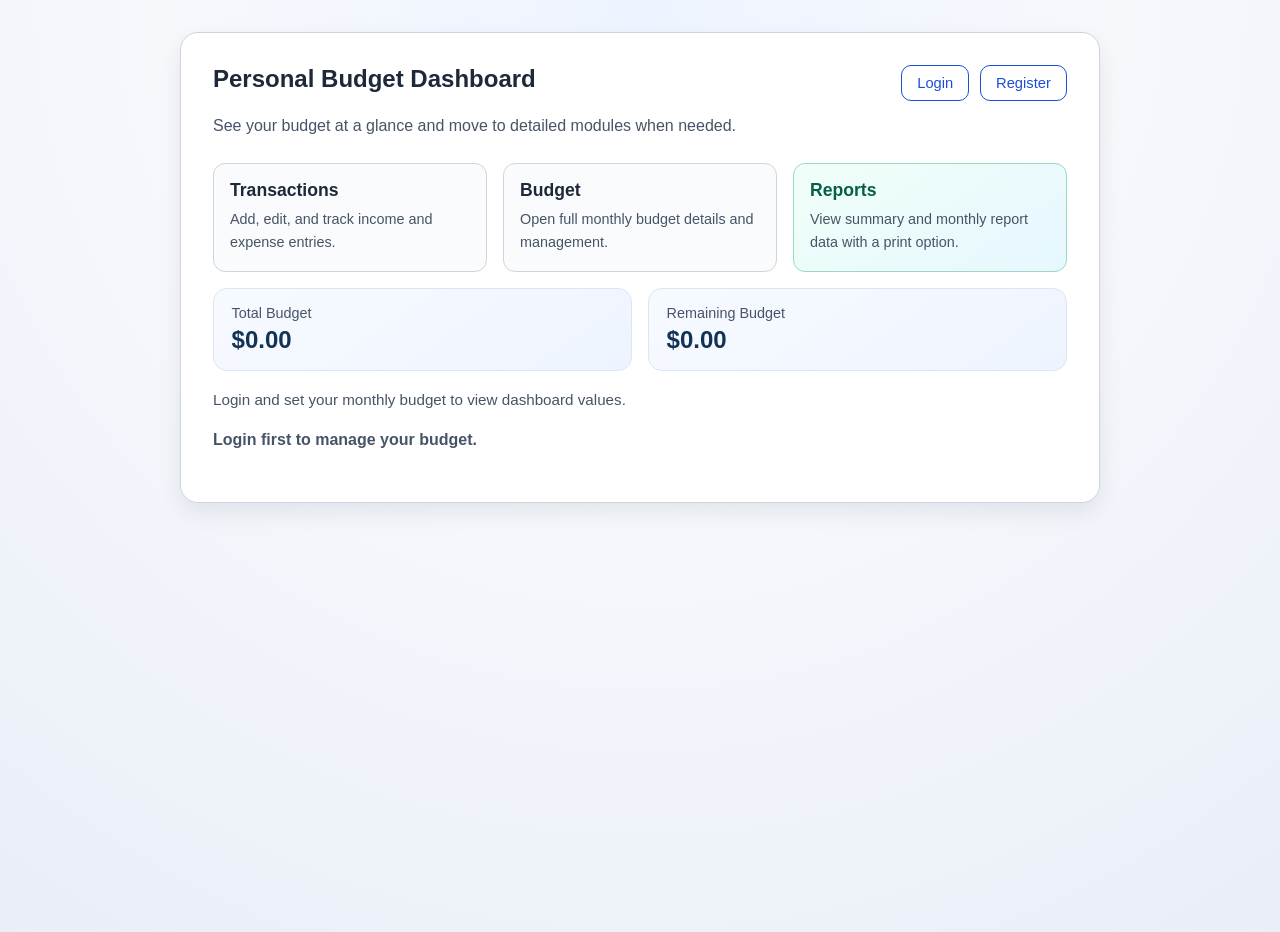
<file: src/main/resources/static/index.html>
<!DOCTYPE html>
<html lang="en">
<head>
    <meta charset="UTF-8">
    <meta name="viewport" content="width=device-width, initial-scale=1.0">
    <title>Dashboard | Personal Budget Manager</title>
    <link rel="stylesheet" href="css/style.css">
</head>
<body>
    <section class="dashboard">
        <header class="page-header">
            <div>
                <h1>Personal Budget Dashboard</h1>
                <p class="subtitle">See your budget at a glance and move to detailed modules when needed.</p>
            </div>
            <div class="header-actions">
                <div class="user-badge" id="userInfo" style="display: none;">
                    <span id="userName">User</span>
                    <small id="userId"></small>
                </div>
                <a href="login.html" class="secondary" id="loginLink" style="display: none;">Login</a>
                <a href="register.html" class="secondary" id="registerLink" style="display: none;">Register</a>
                <button id="logoutBtn" type="button" style="display: none;">Logout</button>
            </div>
        </header>

        <section class="modules-grid" aria-label="Modules">
            <a href="transactions.html" class="module-card">
                <h3>Transactions</h3>
                <p>Add, edit, and track income and expense entries.</p>
            </a>
            <a href="budget.html" class="module-card">
                <h3>Budget</h3>
                <p>Open full monthly budget details and management.</p>
            </a>
            <a href="report.html" class="module-card report-module">
                <h3>Reports</h3>
                <p>View summary and monthly report data with a print option.</p>
            </a>
        </section>

        <section class="dashboard-summary" aria-label="Budget Summary">
            <article class="summary-tile total">
                <span>Total Budget</span>
                <strong id="totalBudgetValue">$0.00</strong>
            </article>
            <article class="summary-tile remaining" id="remainingBudgetCard">
                <span>Remaining Budget</span>
                <strong id="remainingBudgetValue">$0.00</strong>
            </article>
        </section>

        <p id="budgetAlertText" class="budget-status">Login and set your monthly budget to view dashboard values.</p>
        <p id="budgetMessage" class="budget-alert" role="status" aria-live="polite"></p>
    </section>

    <script src="js/api.js" defer></script>
    <script src="js/dashboard.js" defer></script>
    <script src="js/budget.js" defer></script>
</body>
</html>
</file>
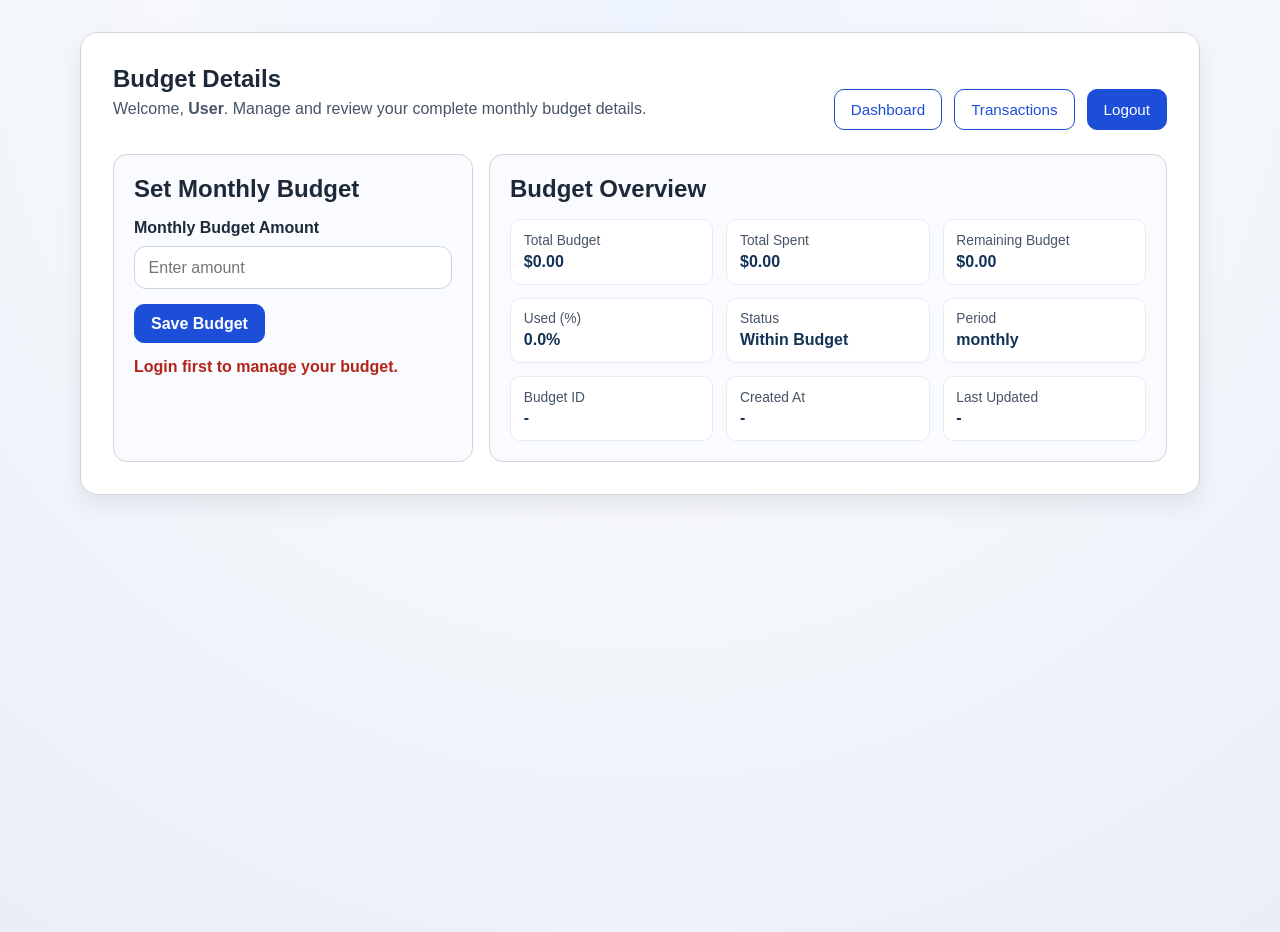
<file: src/main/resources/static/budget.html>
<!DOCTYPE html>
<html lang="en">
<head>
    <meta charset="UTF-8">
    <meta name="viewport" content="width=device-width, initial-scale=1.0">
    <title>Budget Details | Personal Budget Manager</title>
    <link rel="stylesheet" href="css/style.css">
    <link rel="stylesheet" href="css/budget.css">
</head>
<body>
    <section class="budget-page" id="budgetModulePage">
        <header class="budget-page-header">
            <div>
                <h1>Budget Details</h1>
                <p>Welcome, <strong id="budgetUserName">User</strong>. Manage and review your complete monthly budget details.</p>
            </div>
            <div class="actions">
                <a href="index.html" class="secondary">Dashboard</a>
                <a href="transactions.html" class="secondary">Transactions</a>
                <button id="logoutBtn" type="button">Logout</button>
            </div>
        </header>

        <section class="budget-layout">
            <article class="budget-form-card">
                <h2>Set Monthly Budget</h2>
                <form id="budgetForm" class="budget-grid" novalidate>
                    <div class="budget-row">
                        <label for="budgetAmount">Monthly Budget Amount</label>
                        <input id="budgetAmount" type="number" min="0.01" step="0.01" placeholder="Enter amount">
                    </div>
                    <div class="budget-actions">
                        <button type="submit">Save Budget</button>
                    </div>
                </form>
                <p id="budgetMessage" class="budget-alert" role="status" aria-live="polite"></p>
            </article>

            <article class="budget-details-card">
                <h2>Budget Overview</h2>
                <div class="budget-details-grid">
                    <div class="detail-item">
                        <span>Total Budget</span>
                        <strong id="totalBudgetDetail">$0.00</strong>
                    </div>
                    <div class="detail-item">
                        <span>Total Spent</span>
                        <strong id="totalSpentDetail">$0.00</strong>
                    </div>
                    <div class="detail-item">
                        <span>Remaining Budget</span>
                        <strong id="remainingBudgetDetail">$0.00</strong>
                    </div>
                    <div class="detail-item">
                        <span>Used (%)</span>
                        <strong id="percentageUsedDetail">0.0%</strong>
                    </div>
                    <div class="detail-item">
                        <span>Status</span>
                        <strong id="budgetStatusDetail">Within Budget</strong>
                    </div>
                    <div class="detail-item">
                        <span>Period</span>
                        <strong id="budgetPeriod">monthly</strong>
                    </div>
                    <div class="detail-item">
                        <span>Budget ID</span>
                        <strong id="budgetId">-</strong>
                    </div>
                    <div class="detail-item">
                        <span>Created At</span>
                        <strong id="budgetCreatedDetail">-</strong>
                    </div>
                    <div class="detail-item">
                        <span>Last Updated</span>
                        <strong id="budgetUpdatedDetail">-</strong>
                    </div>
                </div>
            </article>
        </section>
    </section>

    <script src="js/api.js" defer></script>
    <script src="js/budget.js" defer></script>
</body>
</html>
</file>
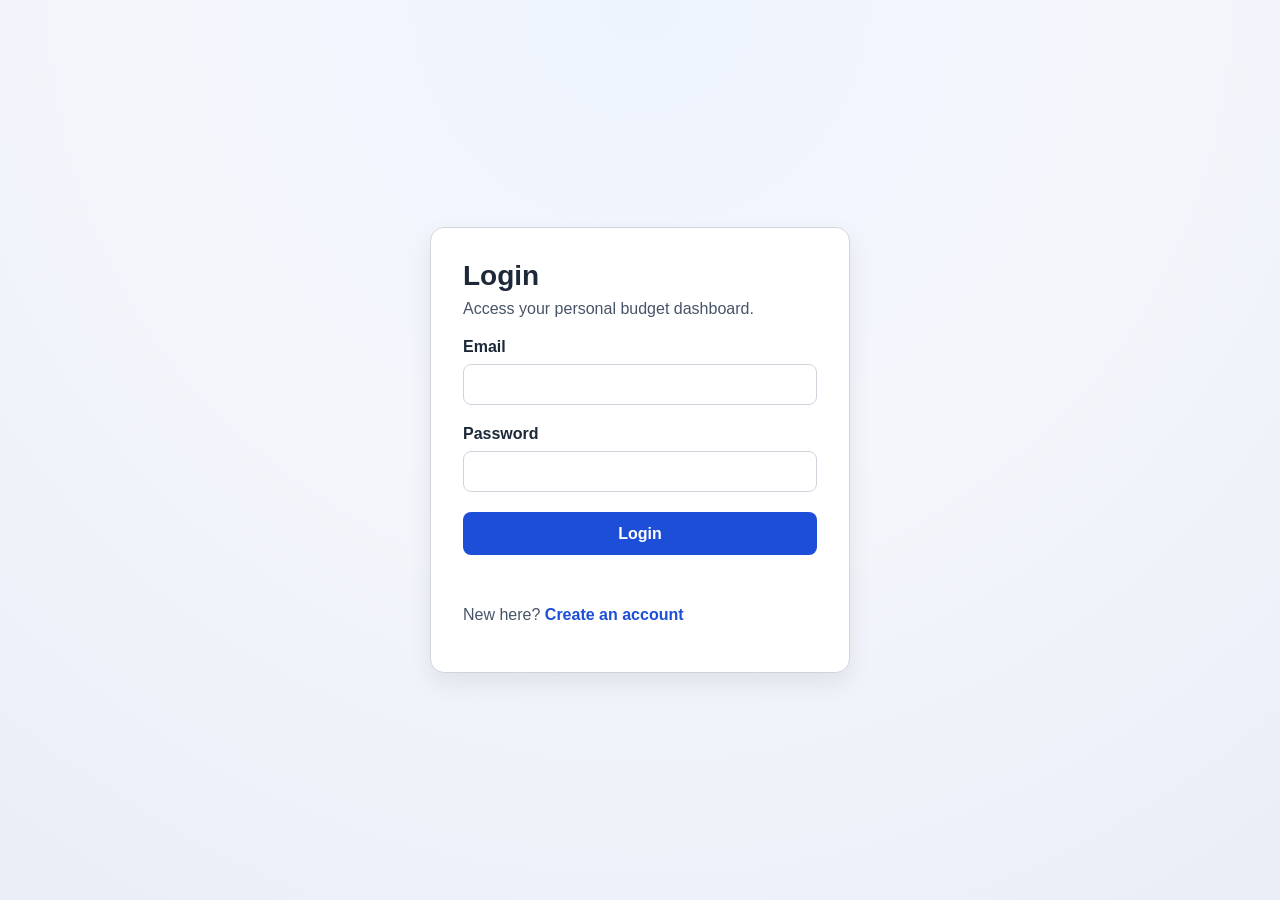
<file: src/main/resources/static/login.html>
<!DOCTYPE html>
<html lang="en">
<head>
    <meta charset="UTF-8">
    <meta name="viewport" content="width=device-width, initial-scale=1.0">
    <title>Login | Personal Budget Manager</title>
    <link rel="stylesheet" href="css/auth.css">
</head>
<body>
    <main class="auth-page">
        <section class="auth-card" aria-labelledby="login-title">
            <h1 id="login-title">Login</h1>
            <p class="auth-subtitle">Access your personal budget dashboard.</p>

            <form id="loginForm" novalidate>
                <label for="email">Email</label>
                <input id="email" name="email" type="email" autocomplete="email" required>

                <label for="password">Password</label>
                <input id="password" name="password" type="password" autocomplete="current-password" required>

                <button type="submit">Login</button>
            </form>

            <p id="loginMessage" class="form-message" role="alert" aria-live="polite"></p>

            <p class="auth-link-row">
                New here? <a href="register.html">Create an account</a>
            </p>
        </section>
    </main>

    <script src="js/api.js" defer></script>
    <script src="js/user.js" defer></script>
</body>
</html>
</file>
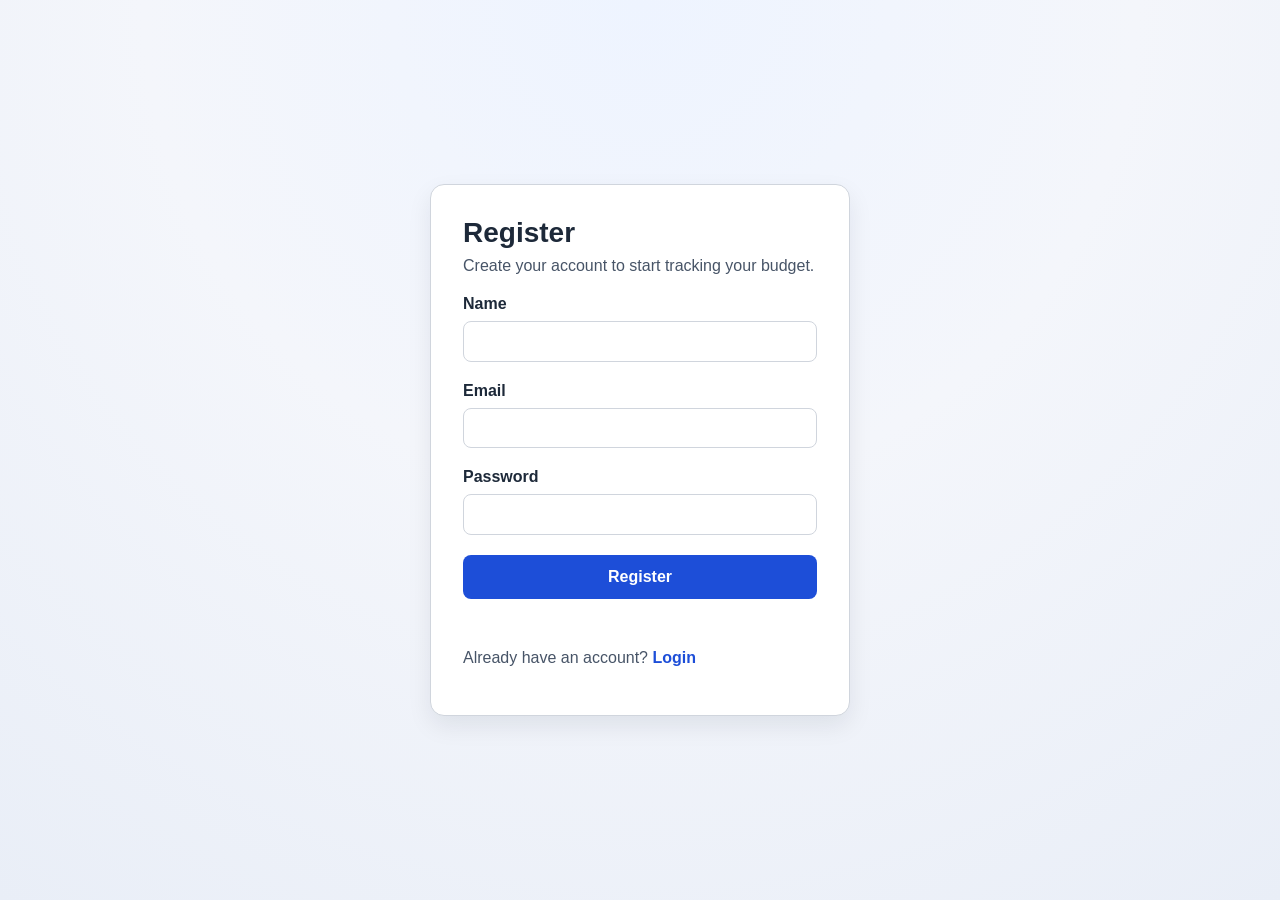
<file: src/main/resources/static/register.html>
<!DOCTYPE html>
<html lang="en">
<head>
    <meta charset="UTF-8">
    <meta name="viewport" content="width=device-width, initial-scale=1.0">
    <title>Register | Personal Budget Manager</title>
    <link rel="stylesheet" href="css/auth.css">
</head>
<body>
    <main class="auth-page">
        <section class="auth-card" aria-labelledby="register-title">
            <h1 id="register-title">Register</h1>
            <p class="auth-subtitle">Create your account to start tracking your budget.</p>

            <form id="registerForm" novalidate>
                <label for="name">Name</label>
                <input id="name" name="name" type="text" autocomplete="name" required>

                <label for="email">Email</label>
                <input id="email" name="email" type="email" autocomplete="email" required>

                <label for="password">Password</label>
                <input id="password" name="password" type="password" autocomplete="new-password" required>

                <button type="submit">Register</button>
            </form>

            <p id="registerMessage" class="form-message" role="alert" aria-live="polite"></p>

            <p class="auth-link-row">
                Already have an account? <a href="login.html">Login</a>
            </p>
        </section>
    </main>

    <script src="js/api.js" defer></script>
    <script src="js/user.js" defer></script>
</body>
</html>
</file>
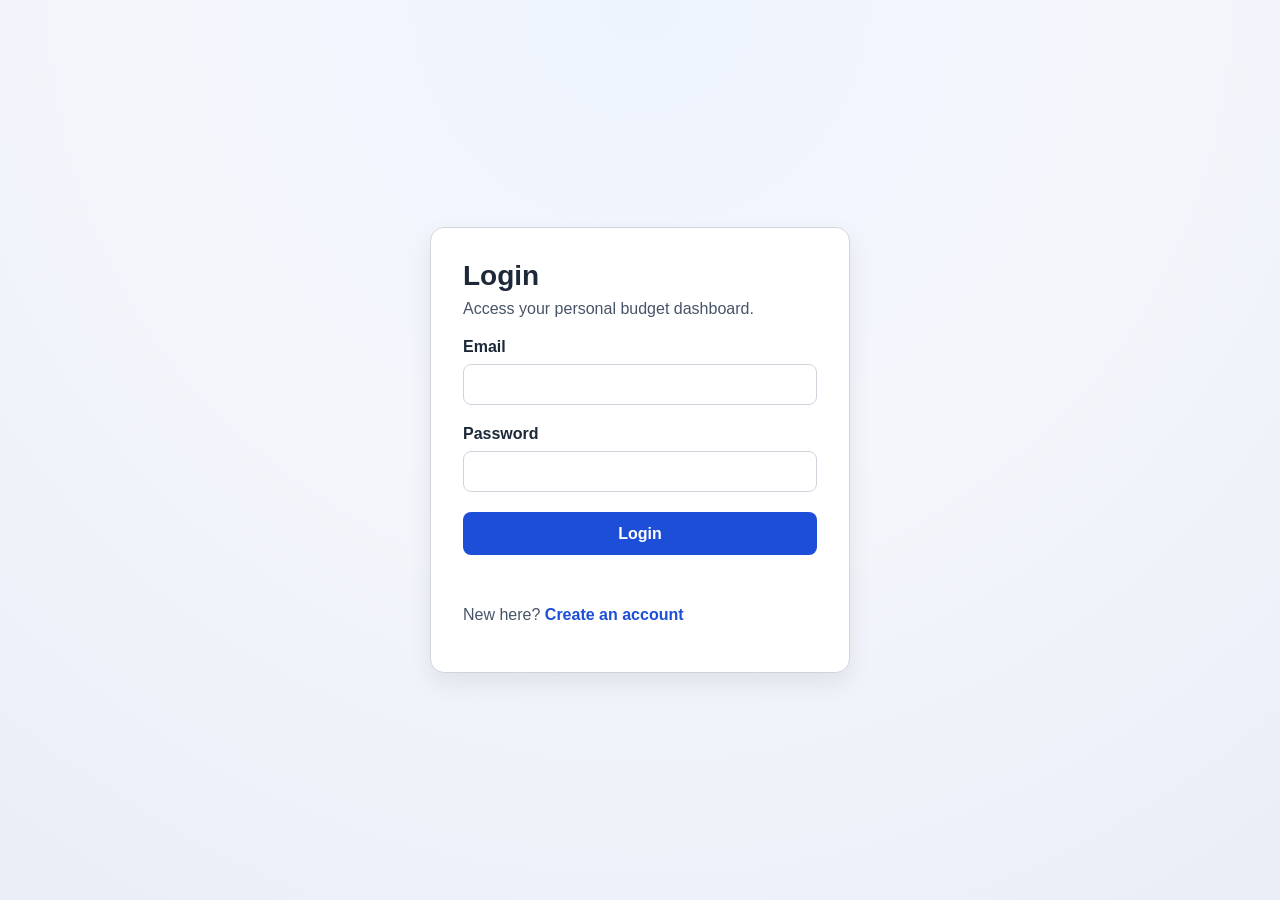
<file: src/main/resources/static/report.html>
<!DOCTYPE html>
<html lang="en">
<head>
    <meta charset="UTF-8">
    <meta name="viewport" content="width=device-width, initial-scale=1.0">
    <title>Reports | Personal Budget Manager</title>
    <link rel="stylesheet" href="css/style.css">
    <link rel="stylesheet" href="css/report.css">
</head>
<body>
    <section class="report-page">
        <header class="report-header">
            <div>
                <h1>Financial Reports</h1>
                <p class="subtitle">Review your summary, monthly numbers, and category distribution.</p>
            </div>
            <div class="actions">
                <a href="index.html" class="secondary">Dashboard</a>
                <a href="transactions.html" class="secondary">Transactions</a>
                <button id="printReportBtn" type="button">Print Report</button>
                <button id="logoutBtn" type="button">Logout</button>
            </div>
        </header>

        <p id="reportMessage" class="budget-alert" role="status" aria-live="polite"></p>

        <section class="report-cards" aria-label="Summary values">
            <article class="report-card income">
                <span>Total Income</span>
                <strong id="totalIncomeValue">$0.00</strong>
            </article>
            <article class="report-card expense">
                <span>Total Expense</span>
                <strong id="totalExpenseValue">$0.00</strong>
            </article>
            <article class="report-card balance">
                <span>Balance</span>
                <strong id="balanceValue">$0.00</strong>
            </article>
            <article class="report-card transactions">
                <span>Transactions This Month</span>
                <strong id="transactionCountValue">0</strong>
            </article>
        </section>

        <section class="report-grid">
            <article class="report-panel">
                <h2>Monthly Report</h2>
                <div class="kv-list">
                    <div class="kv-item"><span>Month</span><strong id="monthValue">-</strong></div>
                    <div class="kv-item"><span>Year</span><strong id="yearValue">-</strong></div>
                    <div class="kv-item"><span>Income</span><strong id="monthlyIncomeValue">$0.00</strong></div>
                    <div class="kv-item"><span>Expense</span><strong id="monthlyExpenseValue">$0.00</strong></div>
                </div>
            </article>

            <article class="report-panel">
                <h2>Category Report</h2>
                <div class="table-wrapper">
                    <table class="report-table" id="categoryTable">
                        <thead>
                            <tr>
                                <th>Category</th>
                                <th>Total</th>
                            </tr>
                        </thead>
                        <tbody>
                            <tr><td colspan="2">No category data available.</td></tr>
                        </tbody>
                    </table>
                </div>
            </article>
        </section>

        <section class="report-panel recent-panel">
            <h2>Recent Transactions</h2>
            <div class="table-wrapper">
                <table class="report-table" id="recentTransactionsTable">
                    <thead>
                        <tr>
                            <th>Date</th>
                            <th>Type</th>
                            <th>Category</th>
                            <th>Amount</th>
                            <th>Description</th>
                        </tr>
                    </thead>
                    <tbody>
                        <tr><td colspan="5">No recent transactions found.</td></tr>
                    </tbody>
                </table>
            </div>
        </section>
    </section>

    <script src="js/api.js" defer></script>
    <script src="js/report.js" defer></script>
</body>
</html>
</file>
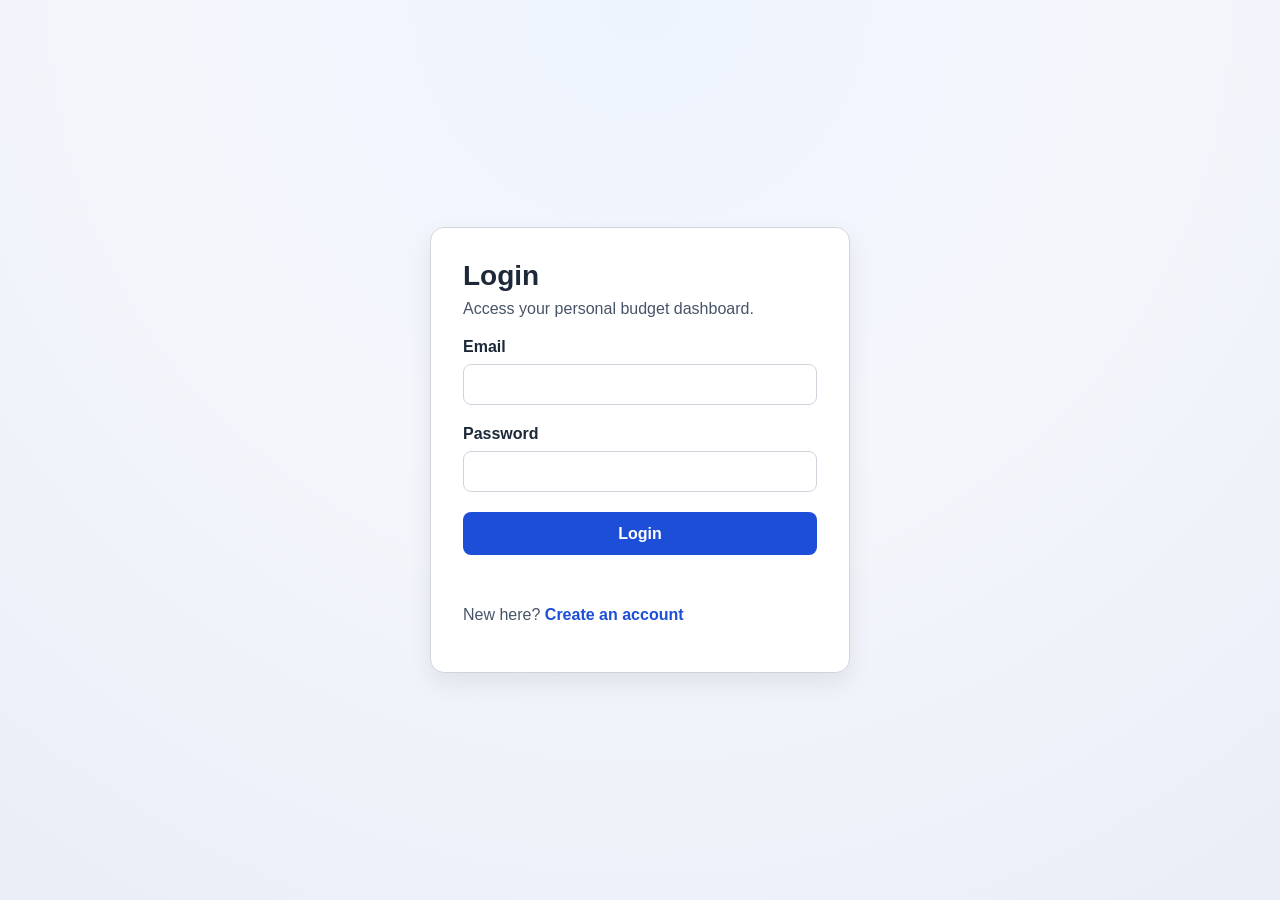
<file: src/main/resources/static/transactions.html>
<!DOCTYPE html>
<html lang="en">
<head>
    <meta charset="UTF-8">
    <meta name="viewport" content="width=device-width, initial-scale=1.0">
    <title>Transactions | Personal Budget Manager</title>
    <link rel="stylesheet" href="css/transactions.css">
</head>
<body>
    <div class="transactions-page">
        <section class="transactions-container">
            <header class="page-header">
                <h1>Manage Transactions</h1>
                <nav class="breadcrumb">
                    <a href="index.html">Dashboard</a> / <span>Transactions</span>
                </nav>
                <div class="display-controls" style="margin-top: 1rem;">
                    <a href="budget.html" class="btn btn-secondary">Budget Details</a>
                    <button id="logoutBtn" type="button" class="btn btn-primary">Logout</button>
                </div>
            </header>

            <!-- Add Transaction Form Section -->
            <section class="form-section">
                <h2>Add New Transaction</h2>
                <form id="transactionForm" class="transaction-form">
                    <div class="form-group">
                        <label for="type">Type <span class="required">*</span></label>
                        <select id="type" required>
                            <option value="">Select Type</option>
                            <option value="INCOME">Income</option>
                            <option value="EXPENSE">Expense</option>
                        </select>
                    </div>

                    <div class="form-group">
                        <label for="category">Category <span class="required">*</span></label>
                        <select id="category" required>
                            <option value="">Select Category</option>
                        </select>
                    </div>

                    <div class="form-group">
                        <label for="amount">Amount <span class="required">*</span></label>
                        <input 
                            type="number" 
                            id="amount" 
                            placeholder="0.00" 
                            step="0.01" 
                            min="0" 
                            required
                        >
                    </div>

                    <div class="form-group">
                        <label for="date">Date <span class="required">*</span></label>
                        <input 
                            type="date" 
                            id="date" 
                            required
                        >
                    </div>

                    <div class="form-group">
                        <label for="description">Description</label>
                        <textarea 
                            id="description" 
                            placeholder="Optional: Add notes about this transaction"
                            rows="3"
                        ></textarea>
                    </div>

                    <div class="form-message" id="transactionMessage"></div>

                    <button type="submit" class="btn btn-primary">Add Transaction</button>
                    <button type="button" class="btn btn-secondary" onclick="resetTransactionForm()">Clear</button>
                </form>
            </section>

            <!-- Transactions Display Section -->
            <section class="display-section">
                <div class="display-header">
                    <h2>Your Transactions</h2>
                    <div class="display-controls">
                        <select id="filterType" class="filter-select">
                            <option value="">All Types</option>
                            <option value="INCOME">Income Only</option>
                            <option value="EXPENSE">Expense Only</option>
                        </select>
                        <button class="btn btn-small" onclick="refreshTransactions()">Refresh</button>
                    </div>
                </div>

                <div class="table-wrapper">
                    <table class="transactions-table" id="transactionsTable">
                        <thead>
                            <tr>
                                <th>Date</th>
                                <th>Type</th>
                                <th>Category</th>
                                <th>Amount</th>
                                <th>Description</th>
                                <th>Actions</th>
                            </tr>
                        </thead>
                        <tbody id="transactionsBody">
                            <tr class="empty-row">
                                <td colspan="6">Loading transactions...</td>
                            </tr>
                        </tbody>
                    </table>
                </div>

                <div class="summary-section" id="summarySection" style="display: none;">
                    <div class="summary-card">
                        <h3>Total Income</h3>
                        <p class="summary-value income" id="totalIncome">$0.00</p>
                    </div>
                    <div class="summary-card">
                        <h3>Total Expenses</h3>
                        <p class="summary-value expense" id="totalExpenses">$0.00</p>
                    </div>
                    <div class="summary-card">
                        <h3>Net Balance</h3>
                        <p class="summary-value balance" id="netBalance">$0.00</p>
                    </div>
                </div>
            </section>

            <footer class="page-footer">
                <a href="index.html" class="btn btn-secondary">Back to Dashboard</a>
            </footer>
        </section>
    </div>

    <!-- Scripts -->
    <script src="js/api.js"></script>
    <script src="js/transaction.js"></script>
</body>
</html>
</file>
<file: src/main/resources/static/css/style.css>
:root {
    --bg: #f6f8fc;
    --card-bg: #ffffff;
    --text: #1d2939;
    --muted: #475467;
    --primary: #1d4ed8;
    --primary-hover: #1e40af;
    --border: #d0d5dd;
    --success: #047857;
    --error: #b42318;
    --shadow: 0 10px 25px rgba(16, 24, 40, 0.08);
}

* {
    box-sizing: border-box;
}

body {
    margin: 0;
    min-height: 100vh;
    color: var(--text);
    font-family: "Segoe UI", Tahoma, Geneva, Verdana, sans-serif;
    background: radial-gradient(circle at top, #eef4ff 0%, var(--bg) 42%, #e9eef7 100%);
}

.dashboard {
    width: min(92vw, 920px);
    margin: 2rem auto;
    background: var(--card-bg);
    border: 1px solid var(--border);
    border-radius: 18px;
    padding: 2rem;
    box-shadow: var(--shadow);
}

.dashboard h1 {
    margin-top: 0;
}

.dashboard p {
    color: var(--muted);
    line-height: 1.65;
}

.page-header {
    display: flex;
    justify-content: space-between;
    gap: 1rem;
    align-items: flex-start;
    flex-wrap: wrap;
    margin-bottom: 1.5rem;
}

.subtitle {
    margin: 0.6rem 0 0;
}

.header-actions {
    display: flex;
    align-items: center;
    gap: 0.65rem;
    flex-wrap: wrap;
}

.header-actions a,
.header-actions button {
    border: 1px solid var(--primary);
    background: var(--primary);
    color: #ffffff;
    text-decoration: none;
    padding: 0.55rem 0.95rem;
    border-radius: 10px;
    cursor: pointer;
    font-size: 0.92rem;
}

.header-actions a.secondary {
    background: #ffffff;
    color: var(--primary);
}

.user-badge {
    border: 1px solid #d8e1ef;
    background: #f7fafe;
    padding: 0.65rem 0.85rem;
    border-radius: 12px;
    display: flex;
    flex-direction: column;
    gap: 0.2rem;
}

.user-badge span {
    font-weight: 600;
}

.user-badge small {
    color: var(--muted);
}

.dashboard-summary {
    display: grid;
    grid-template-columns: repeat(auto-fit, minmax(220px, 1fr));
    gap: 1rem;
    margin-bottom: 1rem;
}

.modules-grid {
    display: grid;
    grid-template-columns: repeat(auto-fit, minmax(220px, 1fr));
    gap: 1rem;
    margin-bottom: 1rem;
}

.module-card {
    border: 1px solid #d0d5dd;
    border-radius: 12px;
    padding: 1rem;
    background: #fafbfc;
    text-decoration: none;
    color: inherit;
    transition: all 0.2s ease;
}

.module-card:hover {
    background: #f0f4f8;
    border-color: var(--primary);
    box-shadow: 0 4px 12px rgba(16, 24, 40, 0.08);
    transform: translateY(-2px);
}

.module-card h3 {
    margin: 0 0 0.4rem;
    font-size: 1.1rem;
    color: #1d2939;
}

.module-card p {
    margin: 0;
    font-size: 0.9rem;
}

.module-card.report-module {
    background: linear-gradient(145deg, #f0fff8, #e6f7ff);
    border-color: #9ad9bd;
}

.module-card.report-module h3 {
    color: #065f46;
}

.module-card.report-module:hover {
    border-color: #0f766e;
    box-shadow: 0 6px 16px rgba(15, 118, 110, 0.16);
}

.summary-tile {
    border: 1px solid #dbe5f3;
    border-radius: 14px;
    background: linear-gradient(145deg, #f7faff, #eef4ff);
    padding: 1rem 1.1rem;
    display: flex;
    flex-direction: column;
    gap: 0.3rem;
}

.summary-tile span {
    color: var(--muted);
    font-size: 0.9rem;
}

.summary-tile strong {
    font-size: 1.5rem;
    color: #123356;
}

.summary-tile.remaining.exceeded strong {
    color: var(--error);
}

.actions {
    display: flex;
    flex-wrap: wrap;
    gap: 0.75rem;
    margin-top: 1.5rem;
}

.actions a,
.actions button {
    border: 1px solid var(--primary);
    background: var(--primary);
    color: #ffffff;
    text-decoration: none;
    padding: 0.7rem 1rem;
    border-radius: 10px;
    cursor: pointer;
    font-size: 0.95rem;
    transition: transform 0.2s ease, box-shadow 0.2s ease, background-color 0.2s ease;
}

.actions a:hover,
.actions button:hover {
    transform: translateY(-1px);
    box-shadow: 0 6px 14px rgba(29, 78, 216, 0.18);
}

.actions a.secondary {
    background: #ffffff;
    color: var(--primary);
}

.budget-card {
    margin-top: 1.75rem;
    border: 1px solid var(--border);
    border-radius: 16px;
    background: #ffffff;
    padding: 1.75rem;
}

.budget-card h2 {
    margin: 0;
    font-size: 1.35rem;
}

.budget-card p {
    margin: 0.75rem 0 1.35rem;
    color: var(--muted);
}

.budget-grid {
    display: grid;
    gap: 1rem;
}

.budget-row {
    display: grid;
    gap: 0.75rem;
}

.budget-row label {
    font-weight: 600;
}

.budget-row input {
    width: 100%;
    padding: 0.85rem 0.95rem;
    border: 1px solid var(--border);
    border-radius: 12px;
    font: inherit;
}

.budget-row input:focus {
    outline: 2px solid #dbeafe;
    border-color: #93c5fd;
}

.budget-actions {
    display: flex;
    flex-wrap: wrap;
    gap: 0.75rem;
    align-items: center;
}

.budget-summary {
    display: grid;
    gap: 0.75rem;
    margin-top: 1.35rem;
}

.summary-item {
    display: flex;
    justify-content: space-between;
    gap: 1rem;
    padding: 1rem;
    border-radius: 14px;
    border: 1px solid #eef2ff;
    background: #f8fbff;
}

.summary-item strong {
    color: var(--primary);
}

.summary-item .value {
    font-weight: 700;
}

.summary-item.remaining .value {
    color: #0f766e;
}

.summary-item.remaining.exceeded .value {
    color: var(--error);
}

.budget-alert {
    color: var(--error);
    font-weight: 600;
    margin-top: 0.5rem;
}

.budget-status {
    margin-top: 0.75rem;
    color: var(--muted);
    font-size: 0.95rem;
}

@media (min-width: 600px) {
    .budget-row {
        grid-template-columns: minmax(220px, 1fr) 160px;
        align-items: end;
    }

    .budget-actions {
        justify-content: flex-start;
    }
}
</file>
<file: src/main/resources/static/css/budget.css>
.budget-page {
    width: min(94vw, 1120px);
    margin: 2rem auto;
    background: #ffffff;
    border: 1px solid var(--border);
    border-radius: 18px;
    padding: 2rem;
    box-shadow: var(--shadow);
}

.budget-page-header {
    display: flex;
    justify-content: space-between;
    gap: 1rem;
    align-items: flex-start;
    flex-wrap: wrap;
    margin-bottom: 1.5rem;
}

.budget-page-header h1 {
    margin: 0;
}

.budget-page-header p {
    margin: 0.45rem 0 0;
    color: var(--muted);
}

.budget-layout {
    display: grid;
    grid-template-columns: minmax(280px, 360px) 1fr;
    gap: 1rem;
}

.budget-form-card,
.budget-details-card {
    border: 1px solid var(--border);
    border-radius: 14px;
    background: #f9fbff;
    padding: 1.25rem;
}

.budget-form-card h2,
.budget-details-card h2 {
    margin: 0 0 1rem;
}

.budget-form-card .budget-grid {
    gap: 0.9rem;
}

.budget-form-card .budget-row {
    display: grid;
    grid-template-columns: 1fr;
    gap: 0.55rem;
}

.budget-form-card .budget-row label {
    font-weight: 600;
}

.budget-form-card .budget-row input {
    width: 100%;
    min-width: 0;
    padding: 0.72rem 0.85rem;
    border: 1px solid #cbd5e1;
    border-radius: 12px;
    font: inherit;
}

.budget-form-card .budget-row input:focus {
    outline: 2px solid #dbeafe;
    border-color: #93c5fd;
}

.budget-form-card .budget-actions {
    display: flex;
    justify-content: flex-start;
}

.budget-form-card .budget-actions button {
    border: 1px solid var(--primary);
    background: var(--primary);
    color: #ffffff;
    border-radius: 10px;
    padding: 0.62rem 1rem;
    font: inherit;
    font-weight: 600;
    cursor: pointer;
}

.budget-form-card .budget-actions button:hover {
    background: var(--primary-hover);
}

.budget-form-card .budget-alert {
    margin-top: 0.9rem;
    font-weight: 600;
}

.budget-form-card .budget-alert.success {
    color: var(--success);
}

.budget-form-card .budget-alert.error {
    color: var(--error);
}

.budget-details-grid {
    display: grid;
    grid-template-columns: repeat(auto-fit, minmax(170px, 1fr));
    gap: 0.8rem;
}

.detail-item {
    border: 1px solid #e6ebf5;
    background: #ffffff;
    border-radius: 10px;
    padding: 0.8rem;
    display: flex;
    flex-direction: column;
    gap: 0.3rem;
}

.detail-item span {
    font-size: 0.86rem;
    color: var(--muted);
}

.detail-item strong {
    font-size: 1rem;
    color: #123356;
}

.status-ok {
    color: var(--success) !important;
}

.status-error {
    color: var(--error) !important;
}

@media (max-width: 900px) {
    .budget-layout {
        grid-template-columns: 1fr;
    }
}
</file>
<file: src/main/resources/static/css/auth.css>
:root {
    --bg: #f4f6fb;
    --card-bg: #ffffff;
    --text: #1d2939;
    --muted: #475467;
    --primary: #1d4ed8;
    --primary-hover: #1e40af;
    --border: #d0d5dd;
    --error: #b42318;
    --success: #067647;
    --shadow: 0 10px 25px rgba(16, 24, 40, 0.08);
}

* {
    box-sizing: border-box;
}

body {
    margin: 0;
    font-family: "Segoe UI", Tahoma, Geneva, Verdana, sans-serif;
    background: radial-gradient(circle at top, #eef4ff 0%, var(--bg) 45%, #e9eef7 100%);
    color: var(--text);
}

.auth-page {
    min-height: 100vh;
    display: grid;
    place-items: center;
    padding: 1rem;
}

.auth-card {
    width: 100%;
    max-width: 420px;
    background-color: var(--card-bg);
    border: 1px solid var(--border);
    border-radius: 14px;
    box-shadow: var(--shadow);
    padding: 2rem;
}

h1 {
    margin: 0;
    font-size: 1.75rem;
}

.auth-subtitle {
    margin: 0.5rem 0 1.25rem;
    color: var(--muted);
}

form {
    display: grid;
    gap: 0.5rem;
}

label {
    font-weight: 600;
}

input {
    width: 100%;
    padding: 0.65rem 0.75rem;
    border-radius: 8px;
    border: 1px solid var(--border);
    font: inherit;
    margin-bottom: 0.75rem;
}

input:focus {
    outline: 2px solid #bfd5ff;
    border-color: #84a9ff;
}

button {
    border: none;
    border-radius: 8px;
    padding: 0.8rem;
    background-color: var(--primary);
    color: #ffffff;
    font-weight: 600;
    font-size: 1rem;
    cursor: pointer;
    transition: background-color 0.2s ease;
}

button:hover {
    background-color: var(--primary-hover);
}

button:disabled {
    opacity: 0.7;
    cursor: not-allowed;
}

.form-message {
    min-height: 1.5rem;
    margin: 0.9rem 0 0;
    font-size: 0.95rem;
}

.form-message.error {
    color: var(--error);
}

.form-message.success {
    color: var(--success);
}

.auth-link-row {
    margin-top: 0.75rem;
    color: var(--muted);
}

.auth-link-row a {
    color: var(--primary);
    text-decoration: none;
    font-weight: 600;
}

.auth-link-row a:hover {
    text-decoration: underline;
}
</file>
<file: src/main/resources/static/css/report.css>
.report-page {
    width: min(94vw, 1080px);
    margin: 1.75rem auto;
    padding: 0 0.4rem 1rem;
}

.report-header {
    display: flex;
    justify-content: space-between;
    gap: 1rem;
    align-items: flex-start;
    flex-wrap: wrap;
    margin-bottom: 1rem;
}

.report-cards {
    display: grid;
    grid-template-columns: repeat(auto-fit, minmax(190px, 1fr));
    gap: 0.9rem;
    margin-bottom: 1rem;
}

.report-card {
    background: #ffffff;
    border: 1px solid #d0d5dd;
    border-radius: 12px;
    padding: 0.95rem;
    display: flex;
    flex-direction: column;
    gap: 0.35rem;
    box-shadow: 0 8px 20px rgba(16, 24, 40, 0.05);
}

.report-card span {
    color: #475467;
    font-size: 0.9rem;
}

.report-card strong {
    color: #1d2939;
    font-size: 1.35rem;
}

.report-card.income {
    border-left: 4px solid #0f766e;
}

.report-card.expense {
    border-left: 4px solid #b42318;
}

.report-card.balance {
    border-left: 4px solid #1d4ed8;
}

.report-card.transactions {
    border-left: 4px solid #7c3aed;
}

.report-grid {
    display: grid;
    grid-template-columns: repeat(auto-fit, minmax(290px, 1fr));
    gap: 1rem;
    margin-bottom: 1rem;
}

.report-panel {
    background: #ffffff;
    border: 1px solid #d0d5dd;
    border-radius: 14px;
    padding: 1rem;
    box-shadow: 0 8px 20px rgba(16, 24, 40, 0.05);
}

.report-panel h2 {
    margin: 0 0 0.8rem;
    font-size: 1.1rem;
}

.kv-list {
    display: grid;
    gap: 0.55rem;
}

.kv-item {
    display: flex;
    justify-content: space-between;
    gap: 1rem;
    padding: 0.6rem 0.7rem;
    border-radius: 10px;
    background: #f7faff;
    border: 1px solid #e1e8f5;
}

.kv-item span {
    color: #475467;
}

.kv-item strong {
    color: #123356;
}

.table-wrapper {
    overflow-x: auto;
}

.report-table {
    width: 100%;
    border-collapse: collapse;
    min-width: 460px;
}

.report-table th,
.report-table td {
    border-bottom: 1px solid #e6ebf3;
    text-align: left;
    padding: 0.6rem;
    font-size: 0.9rem;
}

.report-table th {
    background: #f7fafe;
    color: #334155;
    font-weight: 600;
}

.recent-panel {
    margin-bottom: 1rem;
}

@media print {
    .actions,
    #reportMessage {
        display: none !important;
    }

    body {
        background: #ffffff;
    }

    .report-page,
    .report-panel,
    .report-card {
        box-shadow: none;
        border-color: #c8d2e0;
    }
}
</file>
<file: src/main/resources/static/css/transactions.css>
:root {
    --bg: #f5f7fb;
    --card: #ffffff;
    --text: #1d2939;
    --muted: #475467;
    --line: #d0d5dd;
    --primary: #1d4ed8;
    --primary-dark: #1e40af;
    --success: #047857;
    --danger: #b42318;
    --income: #0f766e;
    --expense: #b42318;
    --shadow: 0 10px 24px rgba(16, 24, 40, 0.08);
    --shadow-soft: 0 4px 14px rgba(16, 24, 40, 0.06);
}

* {
    box-sizing: border-box;
}

body {
    margin: 0;
    min-height: 100vh;
    background: radial-gradient(circle at top left, #e7efff 0%, #f2f6ff 36%, var(--bg) 100%);
    color: var(--text);
    font-family: "Segoe UI", Tahoma, Geneva, Verdana, sans-serif;
}

.transactions-page {
    width: min(96vw, 1160px);
    margin: 1.5rem auto 2.2rem;
}

.transactions-container {
    display: grid;
    gap: 1rem;
}

.page-header,
.form-section,
.display-section,
.page-footer {
    border: 1px solid var(--line);
    border-radius: 16px;
    background: var(--card);
    box-shadow: var(--shadow);
}

.page-header {
    padding: 1.2rem 1.3rem;
}

.page-header h1 {
    margin: 0;
    font-size: clamp(1.55rem, 2.2vw, 2rem);
}

.breadcrumb {
    margin-top: 0.35rem;
    color: var(--muted);
}

.breadcrumb a {
    color: var(--primary);
    text-decoration: none;
}

.form-section {
    padding: 1.1rem 1.3rem 1.2rem;
}

.form-section h2,
.display-section h2 {
    margin: 0 0 0.9rem;
    font-size: 1.45rem;
}

.transaction-form {
    display: grid;
    grid-template-columns: repeat(auto-fit, minmax(200px, 1fr));
    gap: 0.95rem;
    align-items: end;
}

.form-group {
    display: grid;
    gap: 0.4rem;
}

.form-group label {
    font-weight: 600;
    font-size: 0.93rem;
}

.required {
    color: var(--danger);
}

.form-group input,
.form-group select,
.form-group textarea,
.filter-select {
    width: 100%;
    padding: 0.72rem 0.78rem;
    border: 1px solid var(--line);
    border-radius: 10px;
    background: #ffffff;
    color: var(--text);
    font: inherit;
    transition: border-color 0.15s ease, box-shadow 0.15s ease;
}

.form-group textarea {
    resize: vertical;
}

.form-group input:focus,
.form-group select:focus,
.form-group textarea:focus,
.filter-select:focus {
    outline: 2px solid #dbeafe;
    border-color: #93c5fd;
}

.form-message {
    grid-column: 1 / -1;
    min-height: 1.2rem;
    font-size: 0.92rem;
    color: var(--muted);
}

.form-message.success {
    color: var(--success);
}

.form-message.error {
    color: var(--danger);
}

.btn {
    border: 1px solid var(--primary);
    background: linear-gradient(180deg, #2d63e6, var(--primary));
    color: #ffffff;
    text-decoration: none;
    padding: 0.66rem 1rem;
    border-radius: 10px;
    cursor: pointer;
    font: inherit;
    font-size: 0.92rem;
    transition: transform 0.15s ease, box-shadow 0.15s ease, background-color 0.15s ease;
}

.btn:hover {
    transform: translateY(-1px);
    box-shadow: 0 4px 12px rgba(29, 78, 216, 0.2);
    background: var(--primary-dark);
}

.btn-secondary {
    background: #ffffff;
    color: var(--primary);
}

.btn-small {
    padding: 0.5rem 0.82rem;
    font-size: 0.86rem;
}

.display-section {
    padding: 1.1rem 1.3rem;
}

.display-header {
    display: flex;
    justify-content: space-between;
    align-items: center;
    gap: 0.75rem;
    flex-wrap: wrap;
    margin-bottom: 0.7rem;
}

.display-controls {
    display: flex;
    gap: 0.5rem;
    align-items: center;
    flex-wrap: wrap;
}

.table-wrapper {
    overflow-x: auto;
}

.transactions-table {
    width: 100%;
    border-collapse: collapse;
    min-width: 760px;
    border-radius: 12px;
    overflow: hidden;
}

.transactions-table th,
.transactions-table td {
    border-bottom: 1px solid #e8edf4;
    padding: 0.64rem;
    text-align: left;
    font-size: 0.9rem;
    vertical-align: middle;
}

.transactions-table th {
    background: #f7fafe;
    color: #344054;
    position: sticky;
    top: 0;
    z-index: 1;
}

.transactions-table tbody tr:nth-child(even) {
    background: #fbfcff;
}

.transactions-table tbody tr:hover {
    background: #f0f5ff;
}

.type-badge {
    display: inline-block;
    padding: 0.2rem 0.5rem;
    border-radius: 999px;
    font-size: 0.78rem;
    font-weight: 700;
    letter-spacing: 0.02em;
}

.type-badge.income {
    background: #ecfdf3;
    color: var(--income);
}

.type-badge.expense {
    background: #fef3f2;
    color: var(--expense);
}

.amount.income {
    color: var(--income);
    font-weight: 700;
}

.amount.expense {
    color: var(--expense);
    font-weight: 700;
}

td.actions {
    display: flex;
    gap: 0.4rem;
    flex-wrap: wrap;
}

.action-btn {
    border: 1px solid transparent;
    border-radius: 8px;
    padding: 0.34rem 0.6rem;
    font-size: 0.82rem;
    cursor: pointer;
    transition: transform 0.12s ease, box-shadow 0.12s ease;
}

.action-btn:hover {
    transform: translateY(-1px);
    box-shadow: var(--shadow-soft);
}

.action-edit {
    background: #eff6ff;
    color: #1d4ed8;
    border-color: #bfdbfe;
}

.action-delete {
    background: #fef2f2;
    color: #b42318;
    border-color: #fecaca;
}

.empty-row td {
    color: var(--muted);
    text-align: center;
    padding: 1rem;
}

.summary-section {
    display: grid;
    grid-template-columns: repeat(auto-fit, minmax(190px, 1fr));
    gap: 0.8rem;
    margin-top: 1rem;
}

.summary-card {
    border: 1px solid #e4eaf4;
    border-radius: 12px;
    padding: 0.92rem;
    background: linear-gradient(145deg, #f9fbff, #f4f8ff);
    box-shadow: var(--shadow-soft);
}

.summary-card h3 {
    margin: 0;
    font-size: 0.9rem;
    color: var(--muted);
    font-weight: 600;
}

.summary-value {
    margin: 0.45rem 0 0;
    font-size: 1.25rem;
    font-weight: 700;
}

.summary-value.income {
    color: var(--income);
}

.summary-value.expense {
    color: var(--expense);
}

.summary-value.balance {
    color: #1d4ed8;
}

.page-footer {
    padding: 0.95rem 1.3rem;
    display: flex;
    justify-content: flex-end;
}

@media (max-width: 760px) {
    .transactions-page {
        width: min(98vw, 1160px);
        margin-top: 1rem;
    }

    .page-header,
    .form-section,
    .display-section,
    .page-footer {
        padding: 0.85rem;
    }
}
</file>
